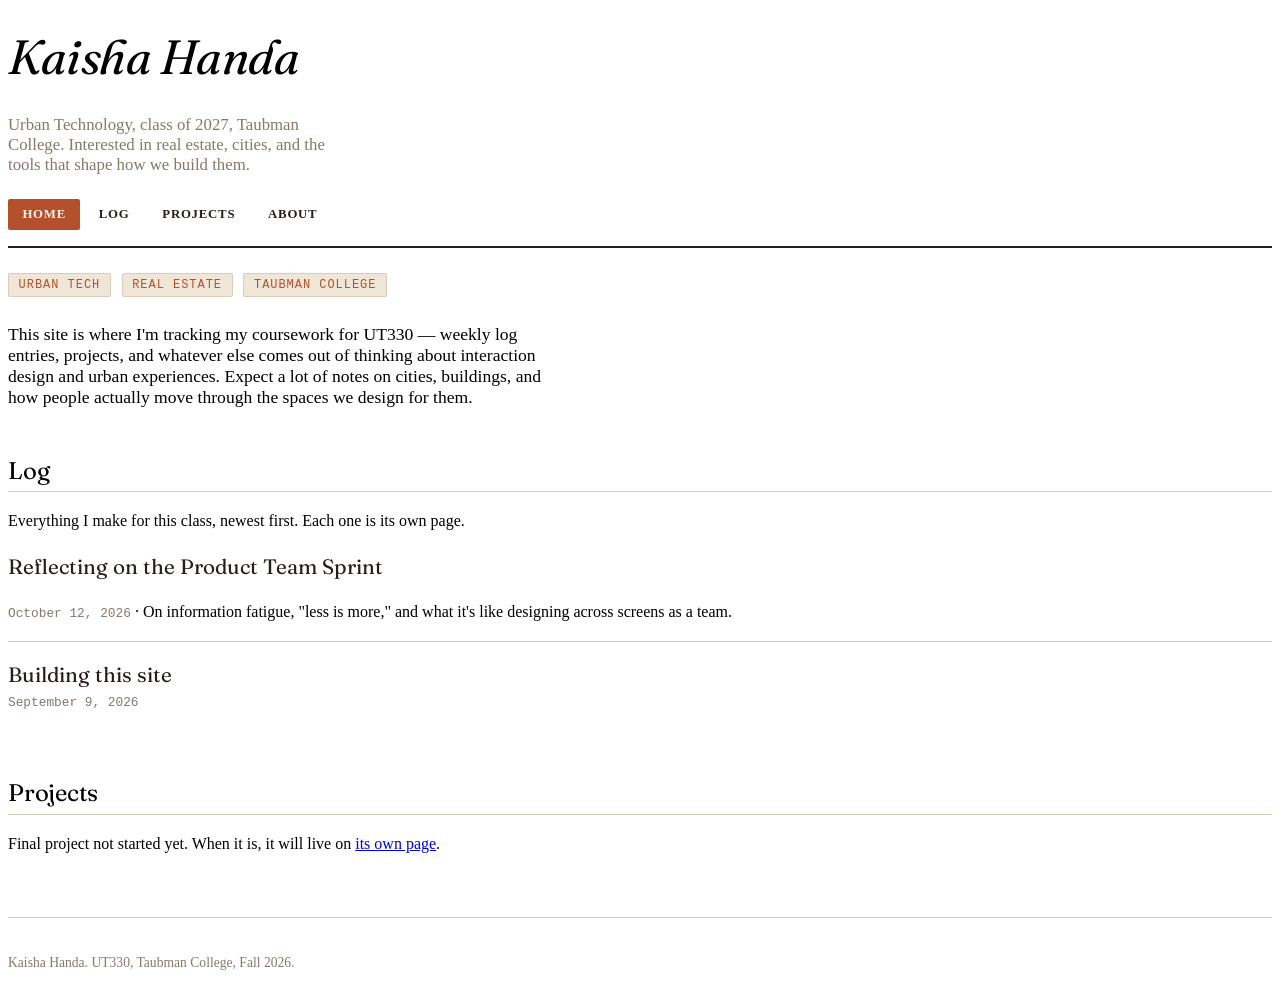
<file: index.html>
<!DOCTYPE html>
<html lang="en">
<head>
<meta charset="utf-8">
<meta name="viewport" content="width=device-width, initial-scale=1">
<title>Kaisha Handa — UT330</title>
<meta name="description" content="Coursework for UT330 Interaction Design and Urban Experiences, Taubman College, Fall 2026.">

<link rel="stylesheet" href="https://cdn.simplecss.org/simple.min.css">
<link rel="stylesheet" href="css/custom.css">
</head>

<body>

<header>
  <h1>Kaisha Handa</h1>
  <p>Urban Technology, class of 2027, Taubman College. Interested in real estate, cities, and the tools that shape how we build them.</p>
  <nav>
    <a href="index.html" aria-current="page">Home</a>
    <a href="entries/index.html">Log</a>
    <a href="project.html">Projects</a>
    <a href="about.html">About</a>
  </nav>
</header>

<main>

  <div class="intro">
    <span class="tag">Urban Tech</span>
    <span class="tag">Real Estate</span>
    <span class="tag">Taubman College</span>
    <p>This site is where I'm tracking my coursework for UT330 — weekly log entries,
    projects, and whatever else comes out of thinking about interaction design and
    urban experiences. Expect a lot of notes on cities, buildings, and how people
    actually move through the spaces we design for them.</p>
  </div>

  <h2>Log</h2>
  <p>Everything I make for this class, newest first. Each one is its own page.</p>

  <ul class="entry-list">
     <li>
  <a href="2026-10-07-product-team-sprint.html">Reflecting on the Product Team Sprint</a><br>
  <time datetime="2026-10-12">October 12, 2026</time> ·
  On information fatigue, "less is more," and what it's like designing across screens as a team.
    </li>
    <li>
      <a href="entries/2026-09-09-first-site.html">Building this site</a>
      <time datetime="2026-09-09">September 9, 2026</time>
    </li>
  </ul>

  <h2>Projects</h2>
  <p>
    Final project not started yet. When it is, it will live on
    <a href="project.html">its own page</a>.
  </p>

</main>

<footer>
  <p>Kaisha Handa. UT330, Taubman College, Fall 2026.</p>
</footer>

</body>
</html>
</file>
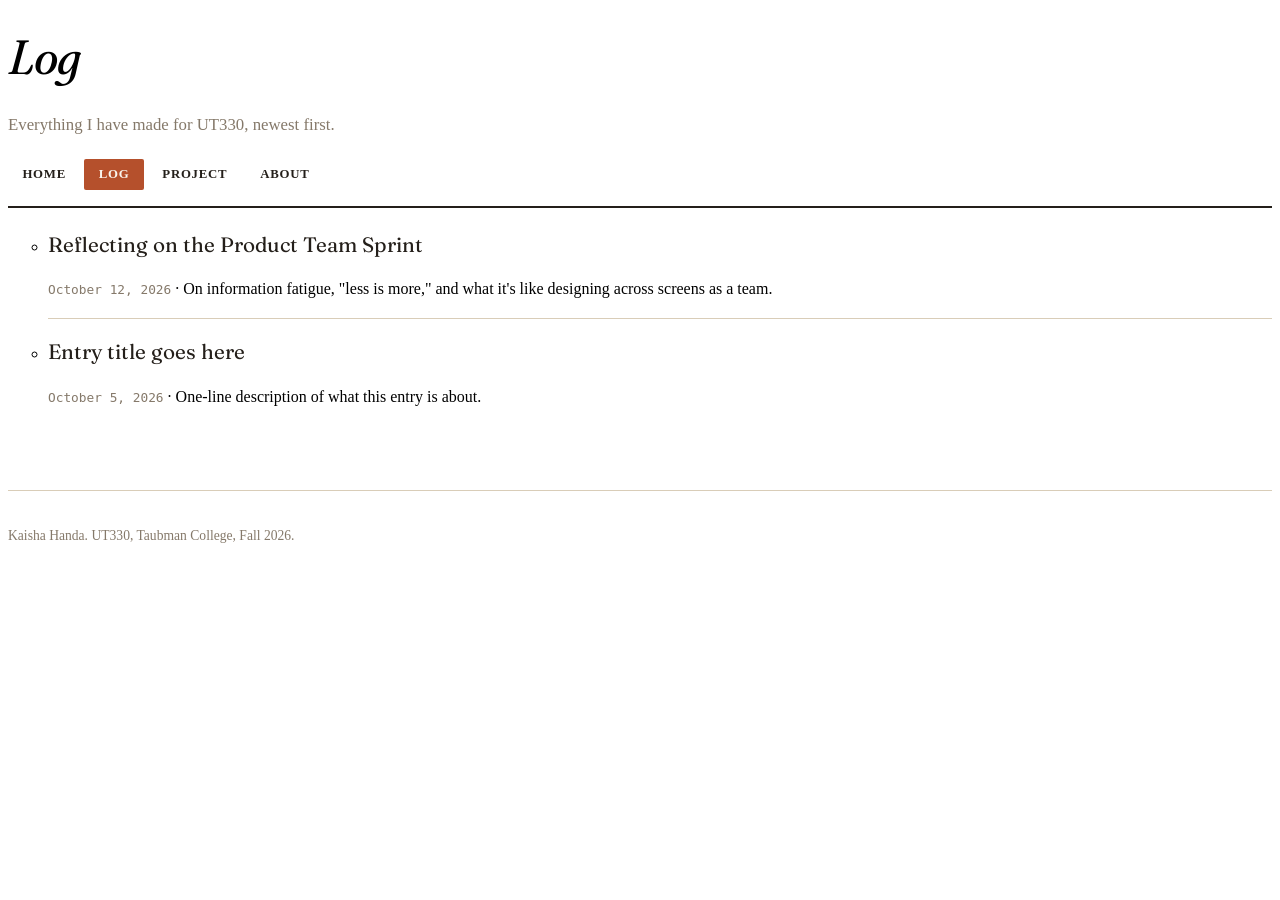
<file: entries/index.html>
<!DOCTYPE html>
<html lang="en">
<head>
<meta charset="utf-8">
<meta name="viewport" content="width=device-width, initial-scale=1">
<title>Log — Kaisha Handa</title>
<link rel="stylesheet" href="https://cdn.simplecss.org/simple.min.css">
<link rel="stylesheet" href="../css/custom.css">
</head>

<body>

<header>
  <h1>Log</h1>
  <p>Everything I have made for UT330, newest first.</p>
  <nav>
    <a href="../index.html">Home</a>
    <a href="index.html" aria-current="page">Log</a>
    <a href="../project.html">Project</a>
    <a href="../about.html">About</a>
  </nav>
</header>

<main>

  <!-- =====================================================
       ADDING A NEW ENTRY, every time:

       1. duplicate _TEMPLATE.html
       2. rename it  YYYY-MM-DD-short-title.html
       3. write it
       4. add a link to it at the TOP of the list below
       5. add a link on the home page too
       ===================================================== -->

  <ul class="entry-list">
  <ul>
    <li>
  <a href="entries/2026-10-07-product-team-sprint.html">Reflecting on the Product Team Sprint</a><br>
  <time datetime="2026-10-12">October 12, 2026</time> ·
  On information fatigue, "less is more," and what it's like designing across screens as a team.
    </li>

    <li>
      <a href="2026-10-05-entry-two.html">Entry title goes here</a><br>
      <time datetime="2026-10-05">October 5, 2026</time> ·
      One-line description of what this entry is about.
    </li>
  </ul>

</main>

<footer>
  <p>Kaisha Handa. UT330, Taubman College, Fall 2026.</p>
</footer>

</body>
</html>
</file>
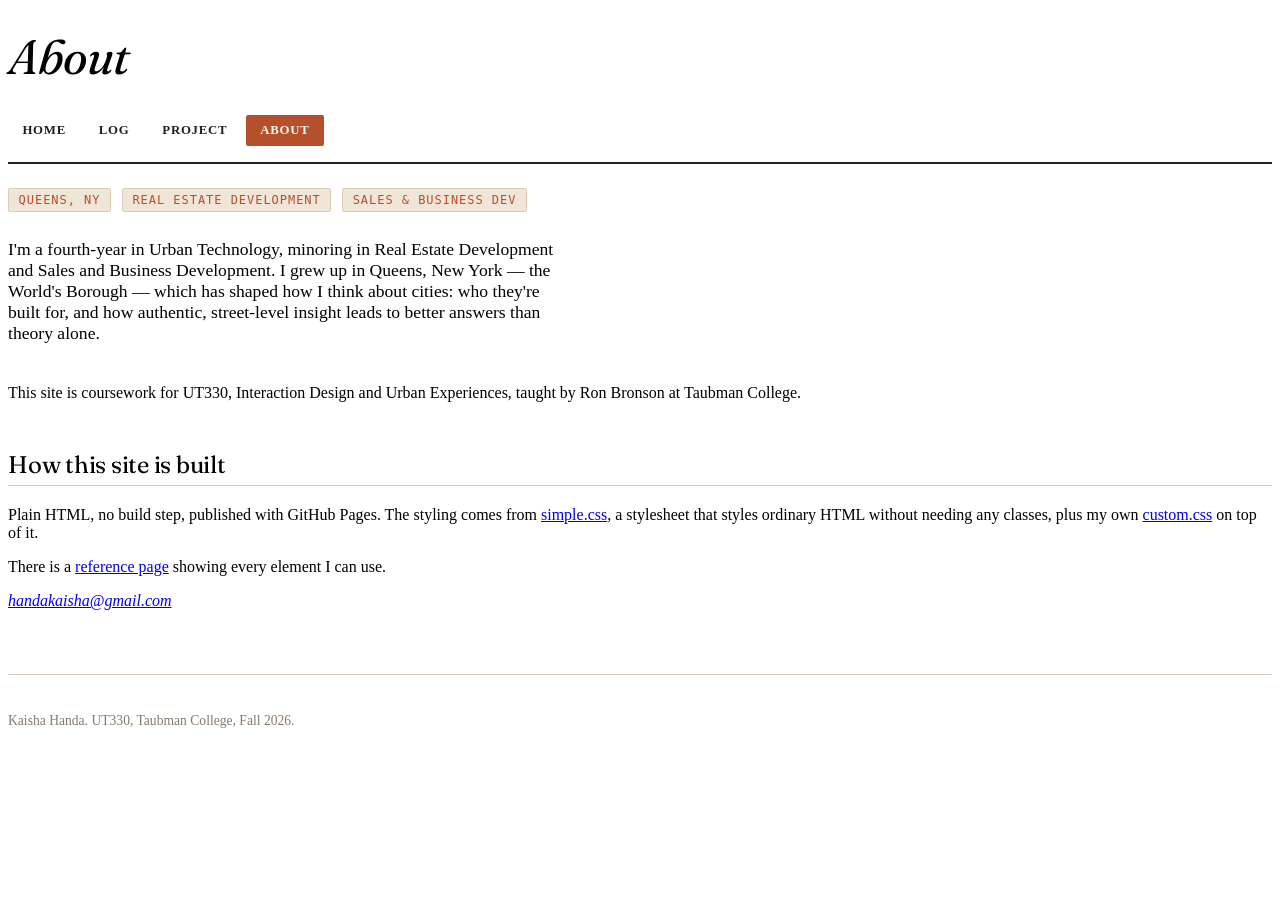
<file: about.html>
<!DOCTYPE html>
<html lang="en">
<head>
<meta charset="utf-8">
<meta name="viewport" content="width=device-width, initial-scale=1">
<title>About — Kaisha Handa</title>
<meta name="description" content="About Kaisha Handa and this site.">
<link rel="stylesheet" href="https://cdn.simplecss.org/simple.min.css">
<link rel="stylesheet" href="css/custom.css">
</head>

<body>

<header>
  <h1>About</h1>
  <nav>
    <a href="index.html">Home</a>
    <a href="entries/index.html">Log</a>
    <a href="project.html">Project</a>
    <a href="about.html" aria-current="page">About</a>
  </nav>
</header>

<main>

  <div class="intro">
    <span class="tag">Queens, NY</span>
    <span class="tag">Real Estate Development</span>
    <span class="tag">Sales &amp; Business Dev</span>
    <p>
      I'm a fourth-year in Urban Technology, minoring in Real Estate Development
      and Sales and Business Development. I grew up in Queens, New York — the
      World's Borough — which has shaped how I think about cities: who they're
      built for, and how authentic, street-level insight leads to better answers
      than theory alone.
    </p>
  </div>

  <p>
    This site is coursework for UT330, Interaction Design and Urban Experiences,
    taught by Ron Bronson at Taubman College.
  </p>

  <h2>How this site is built</h2>

  <p>
    Plain HTML, no build step, published with GitHub Pages. The styling comes
    from <a href="https://simplecss.org">simple.css</a>, a stylesheet that
    styles ordinary HTML without needing any classes, plus my own
    <a href="css/custom.css">custom.css</a> on top of it.
  </p>

  <p>
    There is a <a href="kitchen-sink.html">reference page</a> showing every
    element I can use.
  </p>

  <address>
    <a href="mailto:handakaisha@gmail.com">handakaisha@gmail.com</a>
  </address>

</main>

<footer>
  <p>Kaisha Handa. UT330, Taubman College, Fall 2026.</p>
</footer>

</body>
</html>
</file>
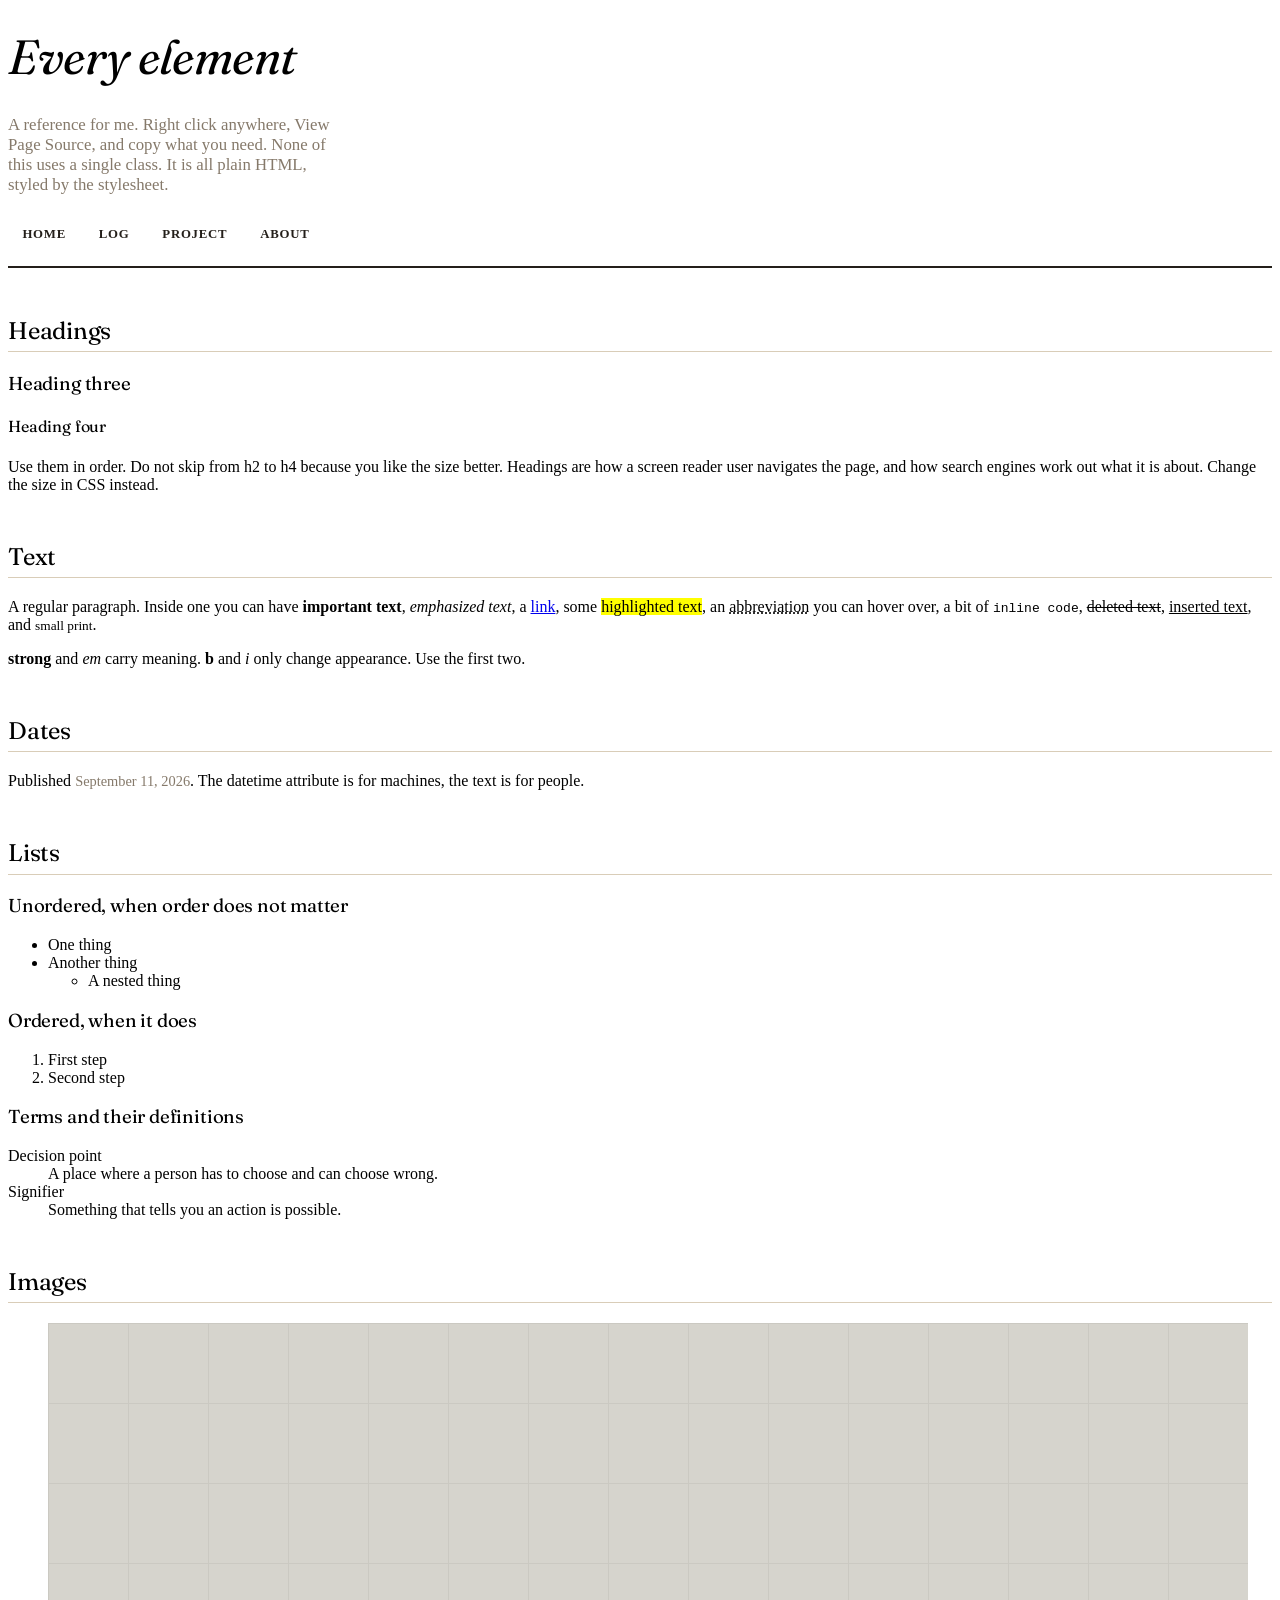
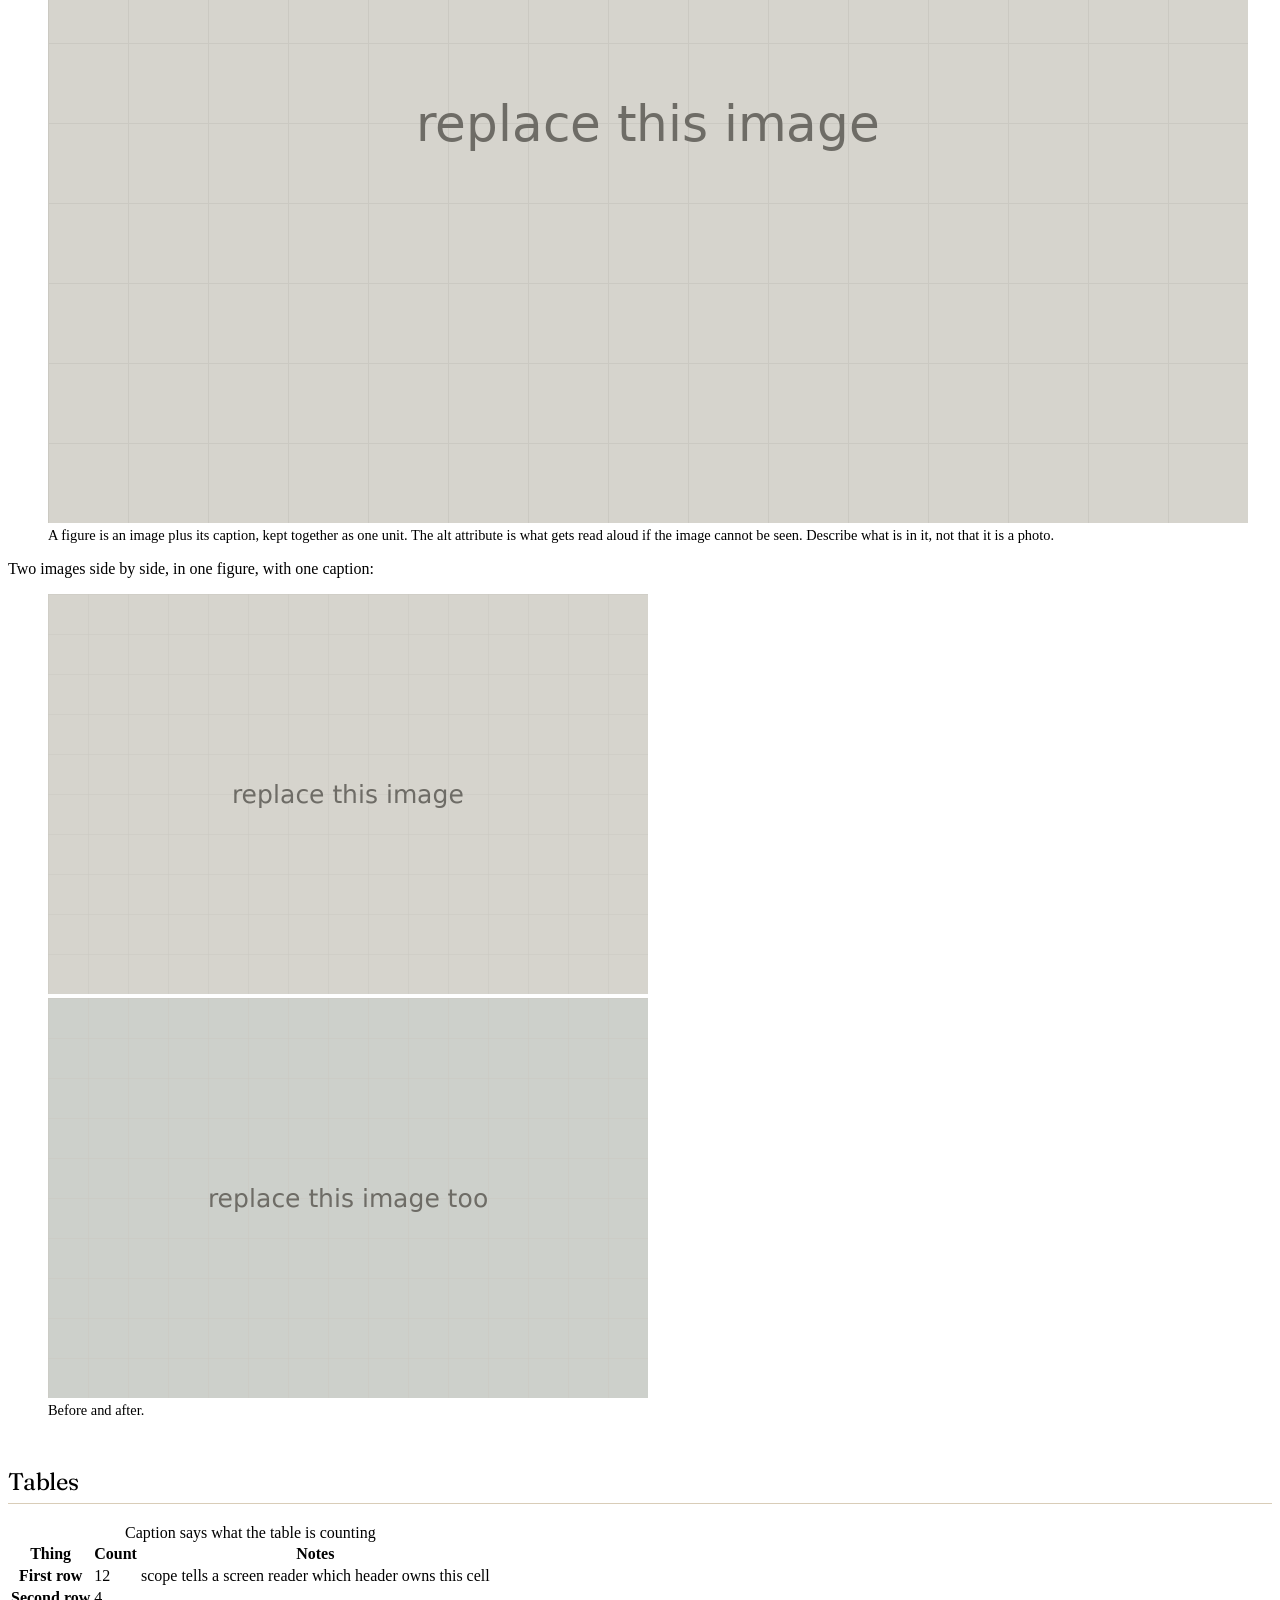
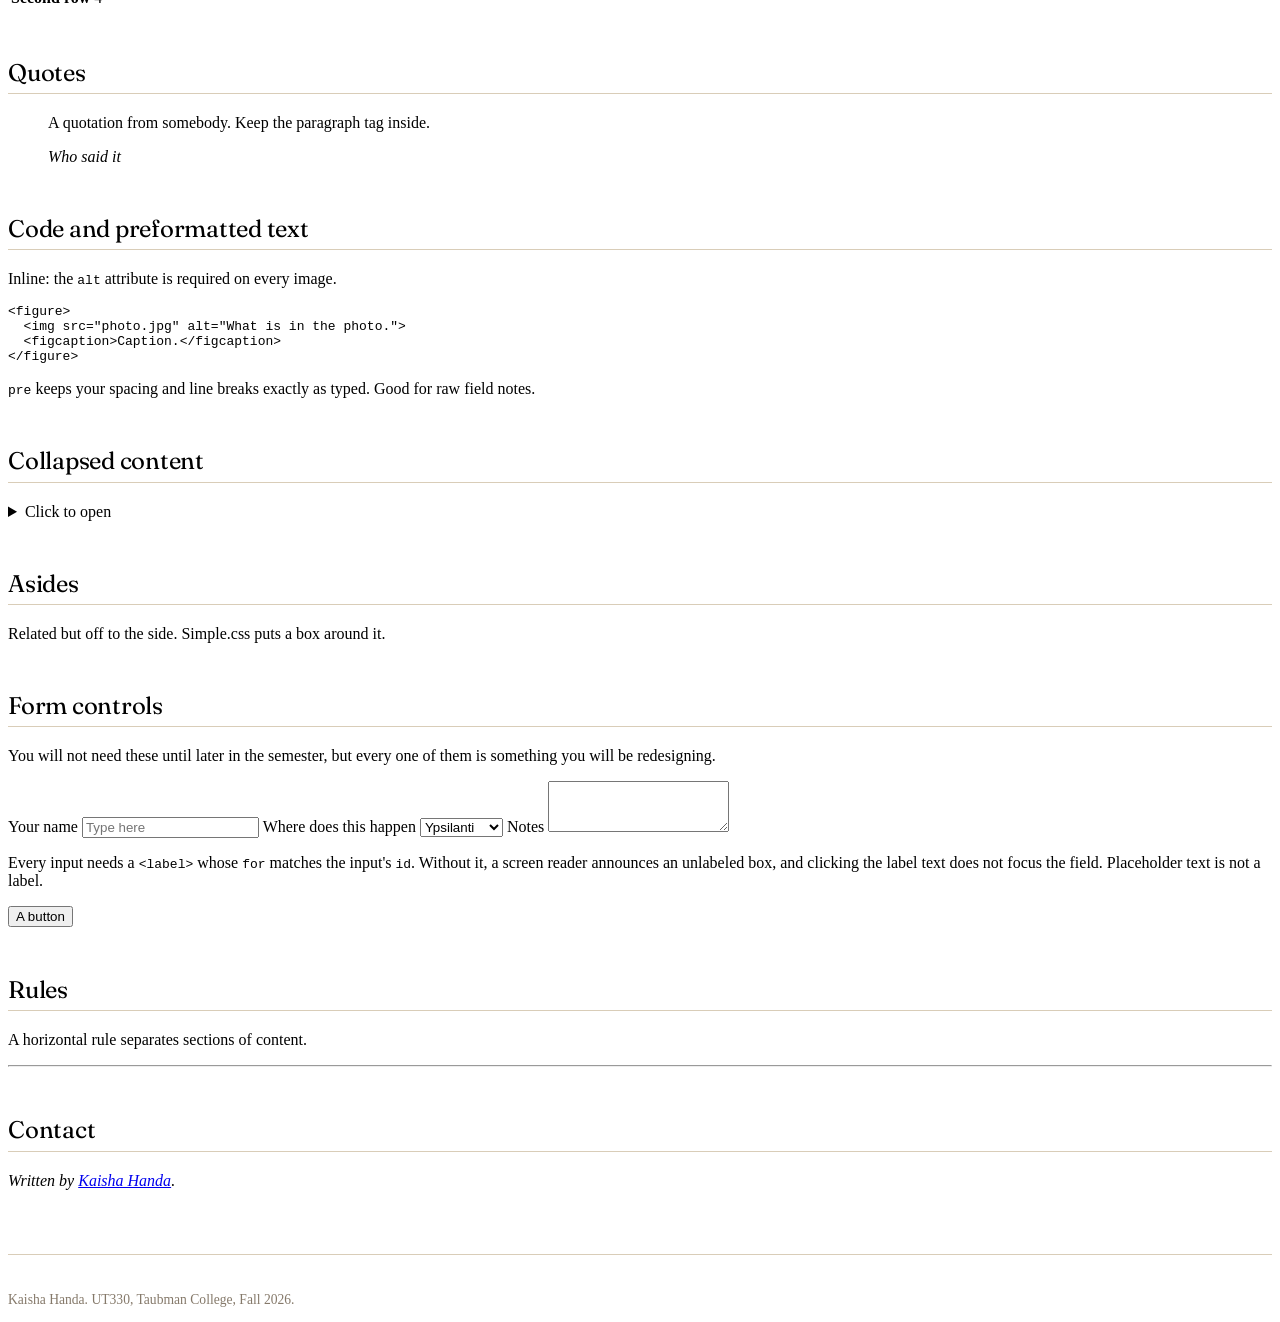
<file: kitchen-sink.html>
<!DOCTYPE html>
<html lang="en">
<head>
<meta charset="utf-8">
<meta name="viewport" content="width=device-width, initial-scale=1">
<title>Every element — Kaisha Handa</title>
<meta name="description" content="A reference page showing every HTML element this site can use.">
<link rel="stylesheet" href="https://cdn.simplecss.org/simple.min.css">
<link rel="stylesheet" href="css/custom.css">
</head>

<body>

<header>
  <h1>Every element</h1>
  <p>
    A reference for me. Right click anywhere, View Page Source, and copy what
    you need. None of this uses a single class. It is all plain HTML, styled by
    the stylesheet.
  </p>
  <nav>
    <a href="index.html">Home</a>
    <a href="entries/index.html">Log</a>
    <a href="project.html">Project</a>
    <a href="about.html">About</a>
  </nav>
</header>

<main>

<h2>Headings</h2>
<h3>Heading three</h3>
<h4>Heading four</h4>
<p>
  Use them in order. Do not skip from h2 to h4 because you like the size
  better. Headings are how a screen reader user navigates the page, and how
  search engines work out what it is about. Change the size in CSS instead.
</p>


<h2>Text</h2>
<p>
  A regular paragraph. Inside one you can have <strong>important text</strong>,
  <em>emphasized text</em>, a <a href="#">link</a>, some
  <mark>highlighted text</mark>, an <abbr title="Ypsilanti Community Utilities
  Authority">abbreviation</abbr> you can hover over, a bit of
  <code>inline code</code>, <del>deleted text</del>, <ins>inserted text</ins>,
  and <small>small print</small>.
</p>

<p>
  <strong>strong</strong> and <em>em</em> carry meaning. <b>b</b> and <i>i</i>
  only change appearance. Use the first two.
</p>


<h2>Dates</h2>
<p>
  Published <time datetime="2026-09-11">September 11, 2026</time>.
  The datetime attribute is for machines, the text is for people.
</p>


<h2>Lists</h2>

<h3>Unordered, when order does not matter</h3>
<ul>
  <li>One thing</li>
  <li>Another thing
    <ul>
      <li>A nested thing</li>
    </ul>
  </li>
</ul>

<h3>Ordered, when it does</h3>
<ol>
  <li>First step</li>
  <li>Second step</li>
</ol>

<h3>Terms and their definitions</h3>
<dl>
  <dt>Decision point</dt>
  <dd>A place where a person has to choose and can choose wrong.</dd>

  <dt>Signifier</dt>
  <dd>Something that tells you an action is possible.</dd>
</dl>


<h2>Images</h2>

<figure>
  <img src="images/placeholder.png"
       width="1200" height="800"
       alt="A gray placeholder rectangle.">
  <figcaption>
    A figure is an image plus its caption, kept together as one unit. The alt
    attribute is what gets read aloud if the image cannot be seen. Describe what
    is in it, not that it is a photo.
  </figcaption>
</figure>

<p>
  Two images side by side, in one figure, with one caption:
</p>

<figure>
  <img src="images/placeholder.png" width="600" height="400" alt="Before.">
  <img src="images/placeholder-2.png" width="600" height="400" alt="After.">
  <figcaption>Before and after.</figcaption>
</figure>


<h2>Tables</h2>

<table>
  <caption>Caption says what the table is counting</caption>
  <thead>
    <tr>
      <th scope="col">Thing</th>
      <th scope="col">Count</th>
      <th scope="col">Notes</th>
    </tr>
  </thead>
  <tbody>
    <tr>
      <th scope="row">First row</th>
      <td>12</td>
      <td>scope tells a screen reader which header owns this cell</td>
    </tr>
    <tr>
      <th scope="row">Second row</th>
      <td>4</td>
      <td></td>
    </tr>
  </tbody>
</table>


<h2>Quotes</h2>

<blockquote>
  <p>A quotation from somebody. Keep the paragraph tag inside.</p>
  <cite>Who said it</cite>
</blockquote>


<h2>Code and preformatted text</h2>

<p>Inline: the <code>alt</code> attribute is required on every image.</p>

<pre><code>&lt;figure&gt;
  &lt;img src="photo.jpg" alt="What is in the photo."&gt;
  &lt;figcaption&gt;Caption.&lt;/figcaption&gt;
&lt;/figure&gt;</code></pre>

<p>
  <code>pre</code> keeps your spacing and line breaks exactly as typed. Good for
  raw field notes.
</p>


<h2>Collapsed content</h2>

<details>
  <summary>Click to open</summary>
  <p>
    Hidden until someone asks for it. No JavaScript. Useful for long notes,
    transcripts, or anything that would otherwise bury the page.
  </p>
</details>


<h2>Asides</h2>

<aside>
  <p>Related but off to the side. Simple.css puts a box around it.</p>
</aside>


<h2>Form controls</h2>

<p>
  You will not need these until later in the semester, but every one of them is
  something you will be redesigning.
</p>

<label for="name">Your name</label>
<input type="text" id="name" name="name" placeholder="Type here">

<label for="where">Where does this happen</label>
<select id="where" name="where">
  <option>Ypsilanti</option>
  <option>Ann Arbor</option>
  <option>Detroit</option>
</select>

<label for="notes">Notes</label>
<textarea id="notes" name="notes" rows="3"></textarea>

<p>
  Every input needs a <code>&lt;label&gt;</code> whose <code>for</code> matches
  the input's <code>id</code>. Without it, a screen reader announces an unlabeled
  box, and clicking the label text does not focus the field. Placeholder text is
  not a label.
</p>

<button>A button</button>


<h2>Rules</h2>
<p>A horizontal rule separates sections of content.</p>
<hr>


<h2>Contact</h2>
<address>
  Written by <a href="mailto:handakaisha@gmail.com">Kaisha Handa</a>.
</address>

</main>

<footer>
  <p>Kaisha Handa. UT330, Taubman College, Fall 2026.</p>
</footer>

</body>
</html>
</file>
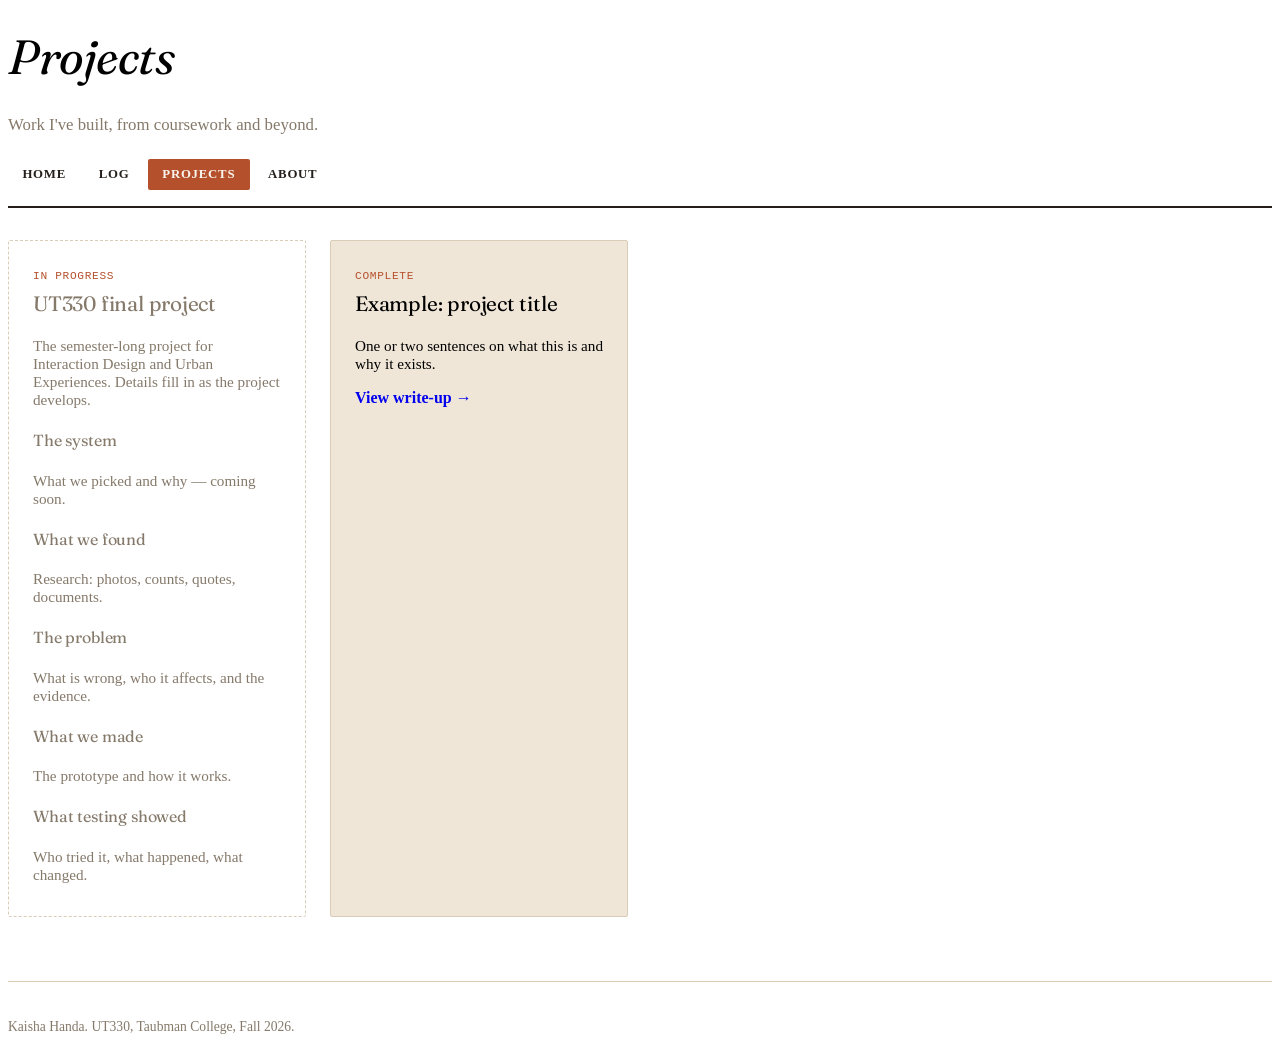
<file: project.html>
<!DOCTYPE html>
<html lang="en">
<head>
<meta charset="utf-8">
<meta name="viewport" content="width=device-width, initial-scale=1">
<title>Projects — Kaisha Handa</title>
<meta name="description" content="Projects for UT330 and beyond.">
<link rel="stylesheet" href="https://cdn.simplecss.org/simple.min.css">
<link rel="stylesheet" href="css/custom.css">
</head>

<body>

<header>
  <h1>Projects</h1>
  <p>Work I've built, from coursework and beyond.</p>
  <nav>
    <a href="index.html">Home</a>
    <a href="entries/index.html">Log</a>
    <a href="project.html" aria-current="page">Projects</a>
    <a href="about.html">About</a>
  </nav>
</header>

<main>

  <div class="project-grid">

    <article class="project-card upcoming">
      <span class="status">In progress</span>
      <h3>UT330 final project</h3>
      <p>The semester-long project for Interaction Design and Urban Experiences. Details fill in as the project develops.</p>

      <h4>The system</h4>
      <p>What we picked and why — coming soon.</p>

      <h4>What we found</h4>
      <p>Research: photos, counts, quotes, documents.</p>

      <h4>The problem</h4>
      <p>What is wrong, who it affects, and the evidence.</p>

      <h4>What we made</h4>
      <p>The prototype and how it works.</p>

      <h4>What testing showed</h4>
      <p>Who tried it, what happened, what changed.</p>
    </article>

    <!--
      Copy the block below for each additional project you've done,
      whether it's from this class, another class, or on your own.
      Delete this comment and the example card once you have real ones.
    -->

    <article class="project-card">
      <span class="status">Complete</span>
      <h3>Example: project title</h3>
      <p>One or two sentences on what this is and why it exists.</p>
      <a class="view-link" href="#">View write-up →</a>
    </article>

  </div>

</main>

<footer>
  <p>Kaisha Handa. UT330, Taubman College, Fall 2026.</p>
</footer>

</body>
</html>
</file>
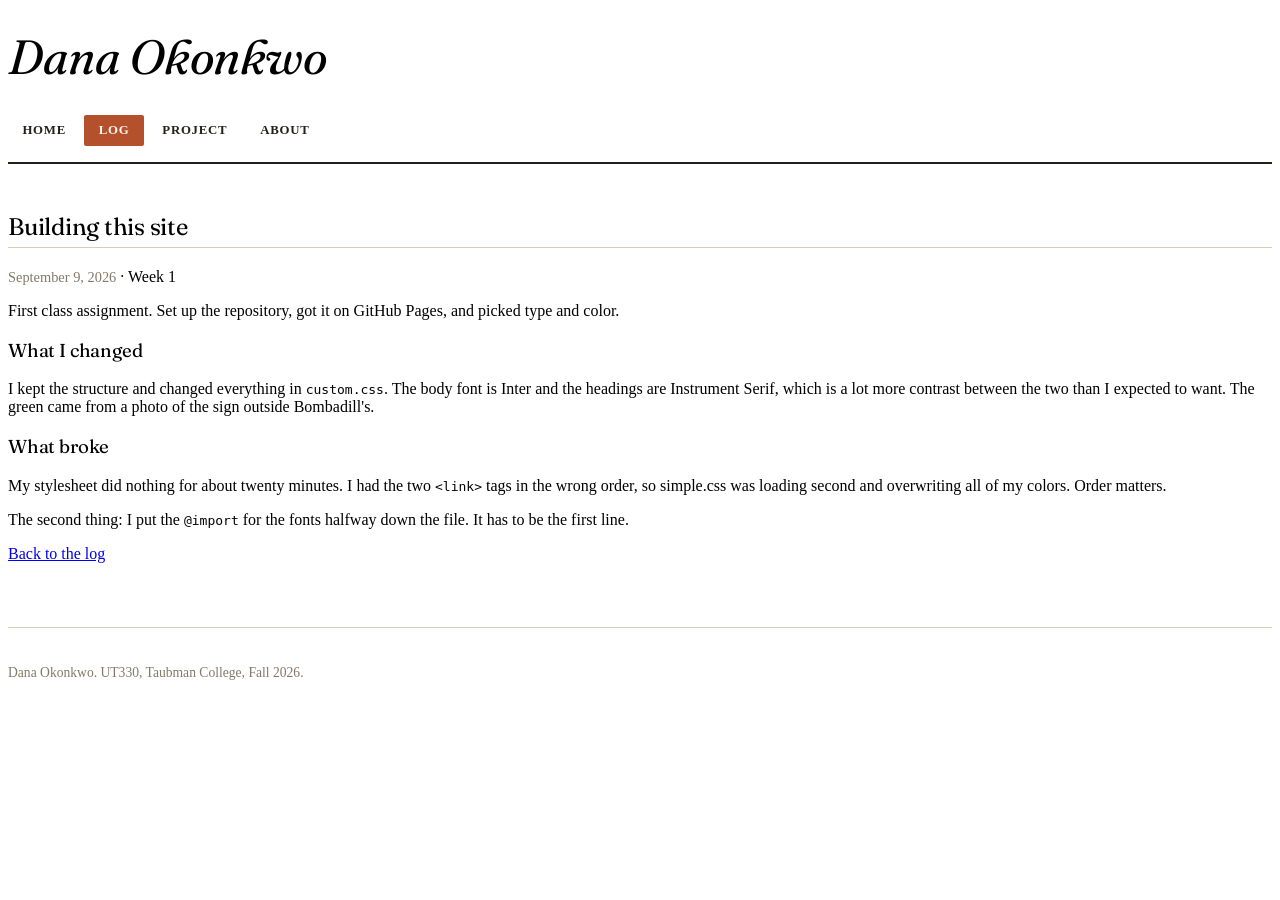
<file: entries/2026-09-09-first-site.html>
<!DOCTYPE html>
<html lang="en">
<head>
<meta charset="utf-8">
<meta name="viewport" content="width=device-width, initial-scale=1">
<title>Building this site — Dana Okonkwo</title>
<meta name="description" content="Notes on setting up the semester site.">
<link rel="stylesheet" href="https://cdn.simplecss.org/simple.min.css">
<link rel="stylesheet" href="../css/custom.css">
</head>

<body>

<header>
  <h1>Dana Okonkwo</h1>
  <nav>
    <a href="../index.html">Home</a>
    <a href="index.html" aria-current="page">Log</a>
    <a href="../project.html">Project</a>
    <a href="../about.html">About</a>
  </nav>
</header>

<main>

<article>

  <h2>Building this site</h2>
  <p><time datetime="2026-09-09">September 9, 2026</time> · Week 1</p>

  <p>
    First class assignment. Set up the repository, got it on GitHub Pages, and
    picked type and color.
  </p>

  <h3>What I changed</h3>

  <p>
    I kept the structure and changed everything in <code>custom.css</code>. The
    body font is Inter and the headings are Instrument Serif, which is a lot
    more contrast between the two than I expected to want. The green came from
    a photo of the sign outside Bombadill's.
  </p>

  <h3>What broke</h3>

  <p>
    My stylesheet did nothing for about twenty minutes. I had the two
    <code>&lt;link&gt;</code> tags in the wrong order, so simple.css was
    loading second and overwriting all of my colors. Order matters.
  </p>

  <p>
    The second thing: I put the <code>@import</code> for the fonts halfway down
    the file. It has to be the first line.
  </p>

  <p><a href="index.html">Back to the log</a></p>

</article>

</main>

<footer>
  <p>Dana Okonkwo. UT330, Taubman College, Fall 2026.</p>
</footer>

</body>
</html>
</file>
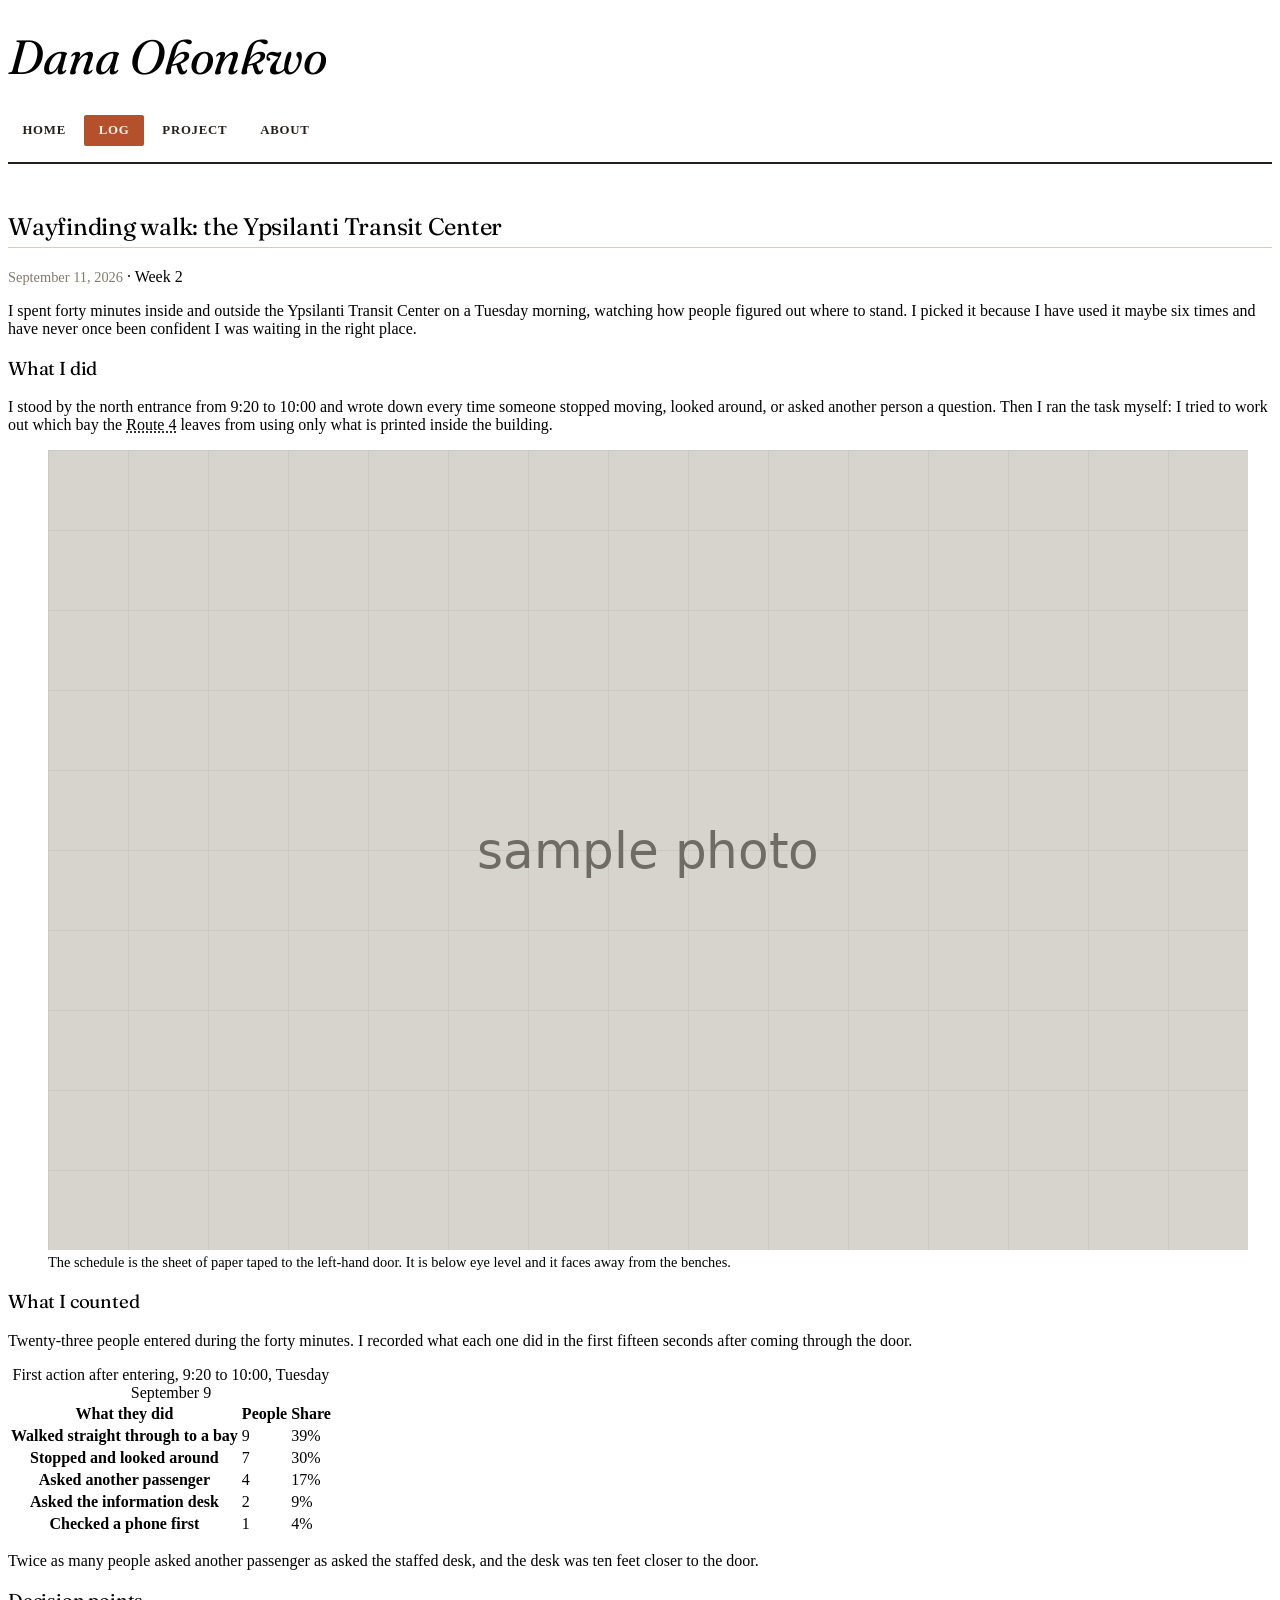
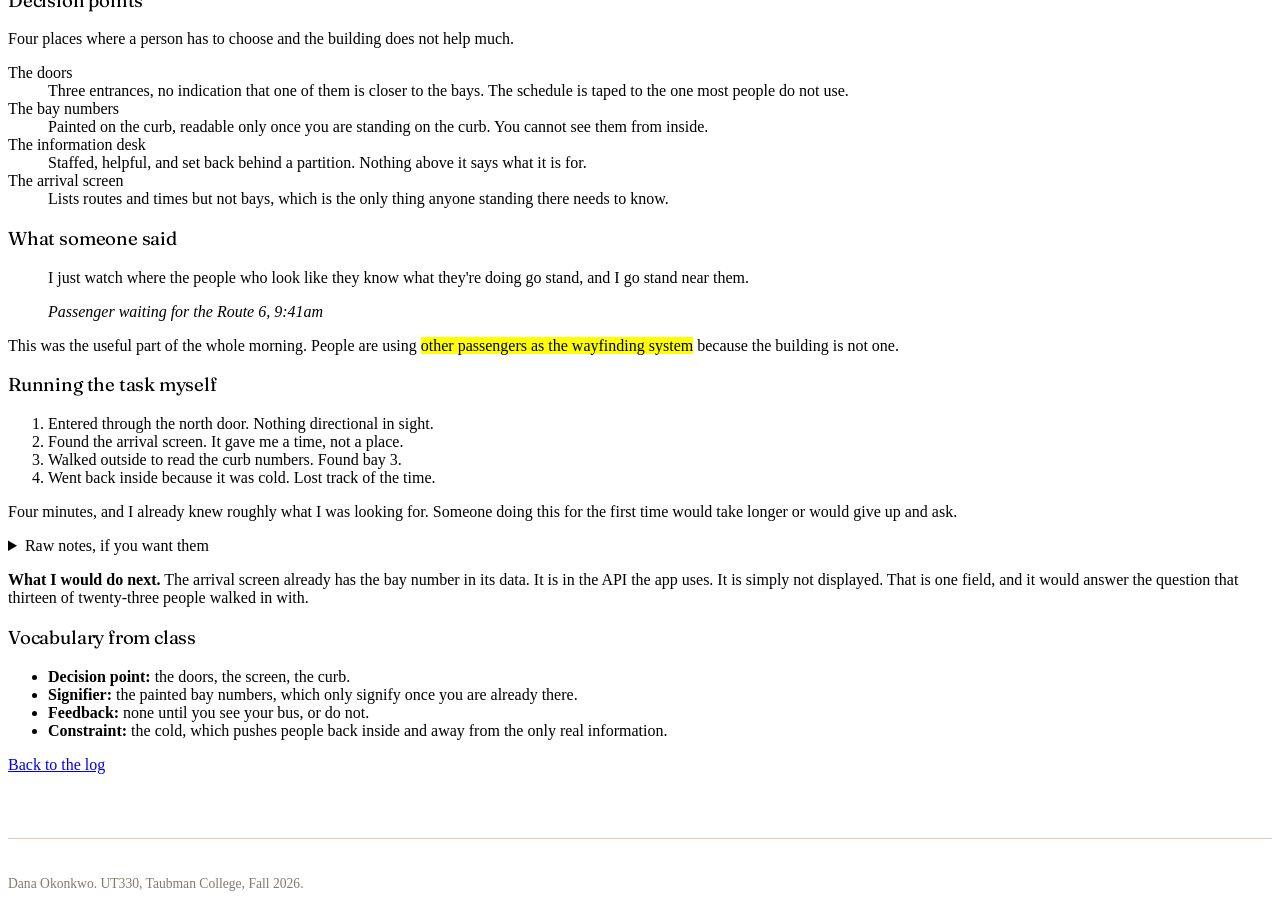
<file: entries/2026-09-11-wayfinding-walk.html>
<!DOCTYPE html>
<html lang="en">
<head>
<meta charset="utf-8">
<meta name="viewport" content="width=device-width, initial-scale=1">
<title>Wayfinding walk: the Ypsilanti Transit Center — Dana Okonkwo</title>
<meta name="description" content="Field notes from forty minutes of observation at the Ypsilanti Transit Center.">

<!-- Two dots at the start of a path means go up one folder.
     This file is inside /entries/, and css/ is outside it. -->
<link rel="stylesheet" href="https://cdn.simplecss.org/simple.min.css">
<link rel="stylesheet" href="../css/custom.css">
</head>

<body>

<header>
  <h1>Dana Okonkwo</h1>
  <nav>
    <a href="../index.html">Home</a>
    <a href="index.html" aria-current="page">Log</a>
    <a href="../project.html">Project</a>
    <a href="../about.html">About</a>
  </nav>
</header>

<main>

<article>

  <h2>Wayfinding walk: the Ypsilanti Transit Center</h2>
  <p><time datetime="2026-09-11">September 11, 2026</time> · Week 2</p>

  <p>
    I spent forty minutes inside and outside the Ypsilanti Transit Center on a
    Tuesday morning, watching how people figured out where to stand. I picked it
    because I have used it maybe six times and have never once been confident I
    was waiting in the right place.
  </p>


  <h3>What I did</h3>

  <p>
    I stood by the north entrance from 9:20 to 10:00 and wrote down every time
    someone stopped moving, looked around, or asked another person a question.
    Then I ran the task myself: I tried to work out which bay the
    <abbr title="Route 4, Ypsilanti to Ann Arbor via Washtenaw Avenue">Route 4</abbr>
    leaves from using only what is printed inside the building.
  </p>

  <figure>
    <img src="../images/transit-center-interior.png"
         width="1200" height="800"
         alt="The interior waiting area of the transit center. Rows of metal benches face a
              set of glass doors. A small printed schedule is taped to the left door at
              roughly waist height.">
    <figcaption>
      The schedule is the sheet of paper taped to the left-hand door. It is below
      eye level and it faces away from the benches.
    </figcaption>
  </figure>


  <h3>What I counted</h3>

  <p>
    Twenty-three people entered during the forty minutes. I recorded what each one
    did in the first fifteen seconds after coming through the door.
  </p>

  <table>
    <caption>First action after entering, 9:20 to 10:00, Tuesday September 9</caption>
    <thead>
      <tr>
        <th scope="col">What they did</th>
        <th scope="col">People</th>
        <th scope="col">Share</th>
      </tr>
    </thead>
    <tbody>
      <tr>
        <th scope="row">Walked straight through to a bay</th>
        <td>9</td>
        <td>39%</td>
      </tr>
      <tr>
        <th scope="row">Stopped and looked around</th>
        <td>7</td>
        <td>30%</td>
      </tr>
      <tr>
        <th scope="row">Asked another passenger</th>
        <td>4</td>
        <td>17%</td>
      </tr>
      <tr>
        <th scope="row">Asked the information desk</th>
        <td>2</td>
        <td>9%</td>
      </tr>
      <tr>
        <th scope="row">Checked a phone first</th>
        <td>1</td>
        <td>4%</td>
      </tr>
    </tbody>
  </table>

  <p>
    Twice as many people asked another passenger as asked the staffed desk, and
    the desk was ten feet closer to the door.
  </p>


  <h3>Decision points</h3>

  <p>Four places where a person has to choose and the building does not help much.</p>

  <dl>
    <dt>The doors</dt>
    <dd>
      Three entrances, no indication that one of them is closer to the bays. The
      schedule is taped to the one most people do not use.
    </dd>

    <dt>The bay numbers</dt>
    <dd>
      Painted on the curb, readable only once you are standing on the curb. You
      cannot see them from inside.
    </dd>

    <dt>The information desk</dt>
    <dd>
      Staffed, helpful, and set back behind a partition. Nothing above it says
      what it is for.
    </dd>

    <dt>The arrival screen</dt>
    <dd>
      Lists routes and times but not bays, which is the only thing anyone
      standing there needs to know.
    </dd>
  </dl>


  <h3>What someone said</h3>

  <blockquote>
    <p>
      I just watch where the people who look like they know what they're doing
      go stand, and I go stand near them.
    </p>
    <cite>Passenger waiting for the Route 6, 9:41am</cite>
  </blockquote>

  <p>
    This was the useful part of the whole morning. People are using
    <mark>other passengers as the wayfinding system</mark> because the building
    is not one.
  </p>


  <h3>Running the task myself</h3>

  <ol>
    <li>Entered through the north door. Nothing directional in sight.</li>
    <li>Found the arrival screen. It gave me a time, not a place.</li>
    <li>Walked outside to read the curb numbers. Found bay 3.</li>
    <li>Went back inside because it was cold. Lost track of the time.</li>
  </ol>

  <p>
    Four minutes, and I already knew roughly what I was looking for. Someone
    doing this for the first time would take longer or would give up and ask.
  </p>

  <details>
    <summary>Raw notes, if you want them</summary>
    <pre>
9:20  woman, backpack, straight through, no pause
9:22  two men, stop inside door, one points at paper schedule
9:24  older man asks desk. desk points outside. he goes.
9:26  student, phone out, walks to bay 3 without looking up
9:31  woman with stroller stops, turns 360, asks bench
9:33  nobody for a while
9:38  three people enter together, all stop
9:41  quote above
    </pre>
  </details>


  <aside>
    <p>
      <strong>What I would do next.</strong> The arrival screen already has the
      bay number in its data. It is in the API the app uses. It is simply not
      displayed. That is one field, and it would answer the question that
      thirteen of twenty-three people walked in with.
    </p>
  </aside>


  <h3>Vocabulary from class</h3>

  <ul>
    <li><strong>Decision point:</strong> the doors, the screen, the curb.</li>
    <li><strong>Signifier:</strong> the painted bay numbers, which only signify once you are already there.</li>
    <li><strong>Feedback:</strong> none until you see your bus, or do not.</li>
    <li><strong>Constraint:</strong> the cold, which pushes people back inside and away from the only real information.</li>
  </ul>

  <p><a href="index.html">Back to the log</a></p>

</article>

</main>

<footer>
  <p>Dana Okonkwo. UT330, Taubman College, Fall 2026.</p>
</footer>

</body>
</html>
</file>
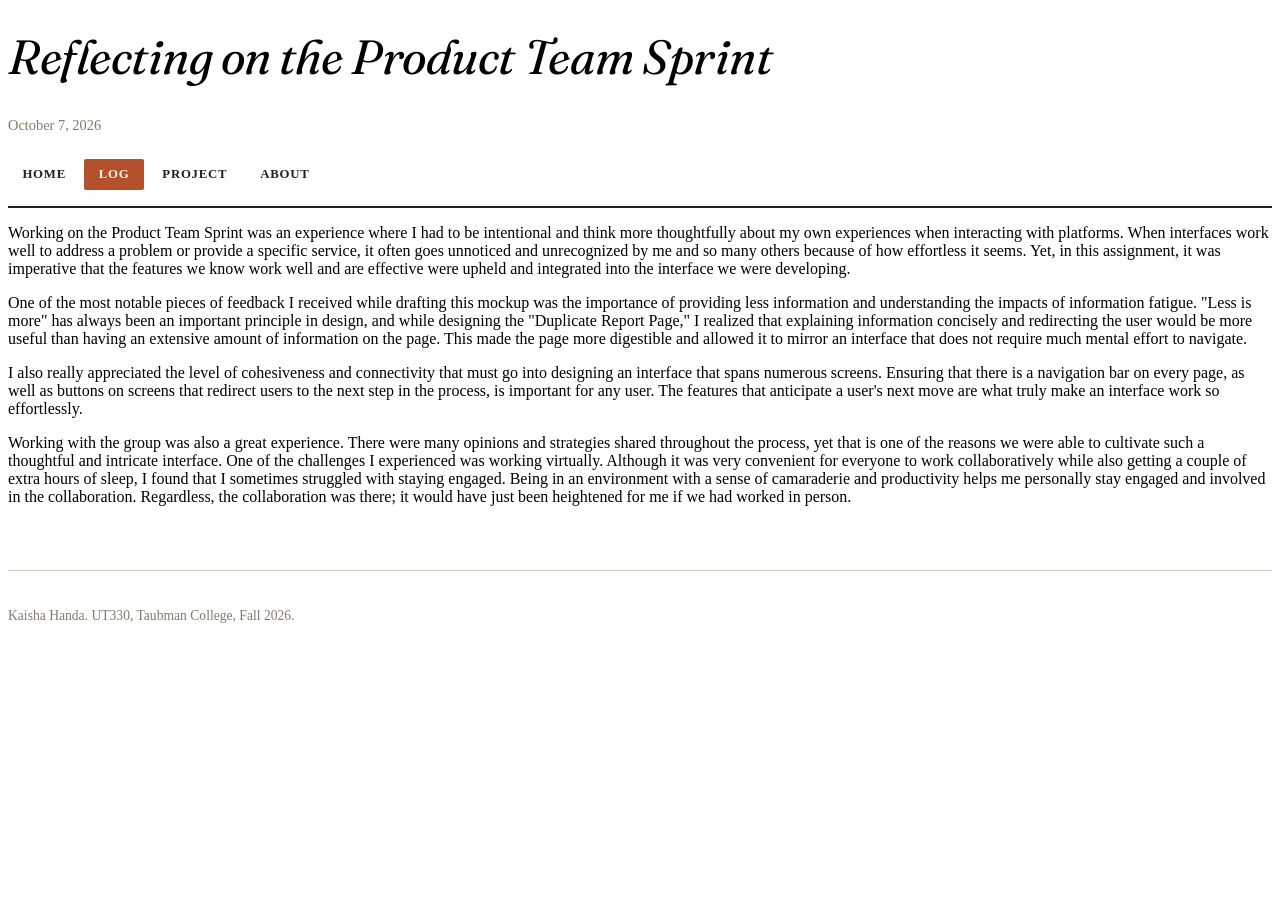
<file: entries/2026-10-07-product-team-sprint.html>
<!DOCTYPE html>
<html lang="en">
<head>
<meta charset="utf-8">
<meta name="viewport" content="width=device-width, initial-scale=1">
<title>Reflecting on the Product Team Sprint — Kaisha Handa</title>
<meta name="description" content="A reflection on working through the Product Team Sprint and designing with my team.">
<link rel="stylesheet" href="https://cdn.simplecss.org/simple.min.css">
<link rel="stylesheet" href="../css/custom.css">
</head>

<body>

<header>
  <h1>Reflecting on the Product Team Sprint</h1>
  <p><time datetime="2026-10-07">October 7, 2026</time></p>
  <nav>
    <a href="../index.html">Home</a>
    <a href="index.html" aria-current="page">Log</a>
    <a href="../project.html">Project</a>
    <a href="../about.html">About</a>
  </nav>
</header>

<main>

  <p>
    Working on the Product Team Sprint was an experience where I had to be
    intentional and think more thoughtfully about my own experiences when
    interacting with platforms. When interfaces work well to address a
    problem or provide a specific service, it often goes unnoticed and
    unrecognized by me and so many others because of how effortless it
    seems. Yet, in this assignment, it was imperative that the features we
    know work well and are effective were upheld and integrated into the
    interface we were developing.
  </p>

  <p>
    One of the most notable pieces of feedback I received while drafting
    this mockup was the importance of providing less information and
    understanding the impacts of information fatigue. "Less is more" has
    always been an important principle in design, and while designing the
    "Duplicate Report Page," I realized that explaining information
    concisely and redirecting the user would be more useful than having an
    extensive amount of information on the page. This made the page more
    digestible and allowed it to mirror an interface that does not require
    much mental effort to navigate.
  </p>

  <!-- Drop an image here if you want, e.g. a screenshot of the mockup:
  <figure>
    <img src="../images/duplicate-report-page.png" width="1200" height="800" alt="Mockup of the Duplicate Report Page showing simplified, redirected information.">
    <figcaption>The Duplicate Report Page mockup, simplified after feedback on information fatigue.</figcaption>
  </figure>
  -->

  <p>
    I also really appreciated the level of cohesiveness and connectivity
    that must go into designing an interface that spans numerous screens.
    Ensuring that there is a navigation bar on every page, as well as
    buttons on screens that redirect users to the next step in the process,
    is important for any user. The features that anticipate a user's next
    move are what truly make an interface work so effortlessly.
  </p>

  <p>
    Working with the group was also a great experience. There were many
    opinions and strategies shared throughout the process, yet that is one
    of the reasons we were able to cultivate such a thoughtful and intricate
    interface. One of the challenges I experienced was working virtually.
    Although it was very convenient for everyone to work collaboratively
    while also getting a couple of extra hours of sleep, I found that I
    sometimes struggled with staying engaged. Being in an environment with
    a sense of camaraderie and productivity helps me personally stay
    engaged and involved in the collaboration. Regardless, the
    collaboration was there; it would have just been heightened for me if
    we had worked in person.
  </p>

</main>

<footer>
  <p>Kaisha Handa. UT330, Taubman College, Fall 2026.</p>
</footer>

</body>
</html>
</file>
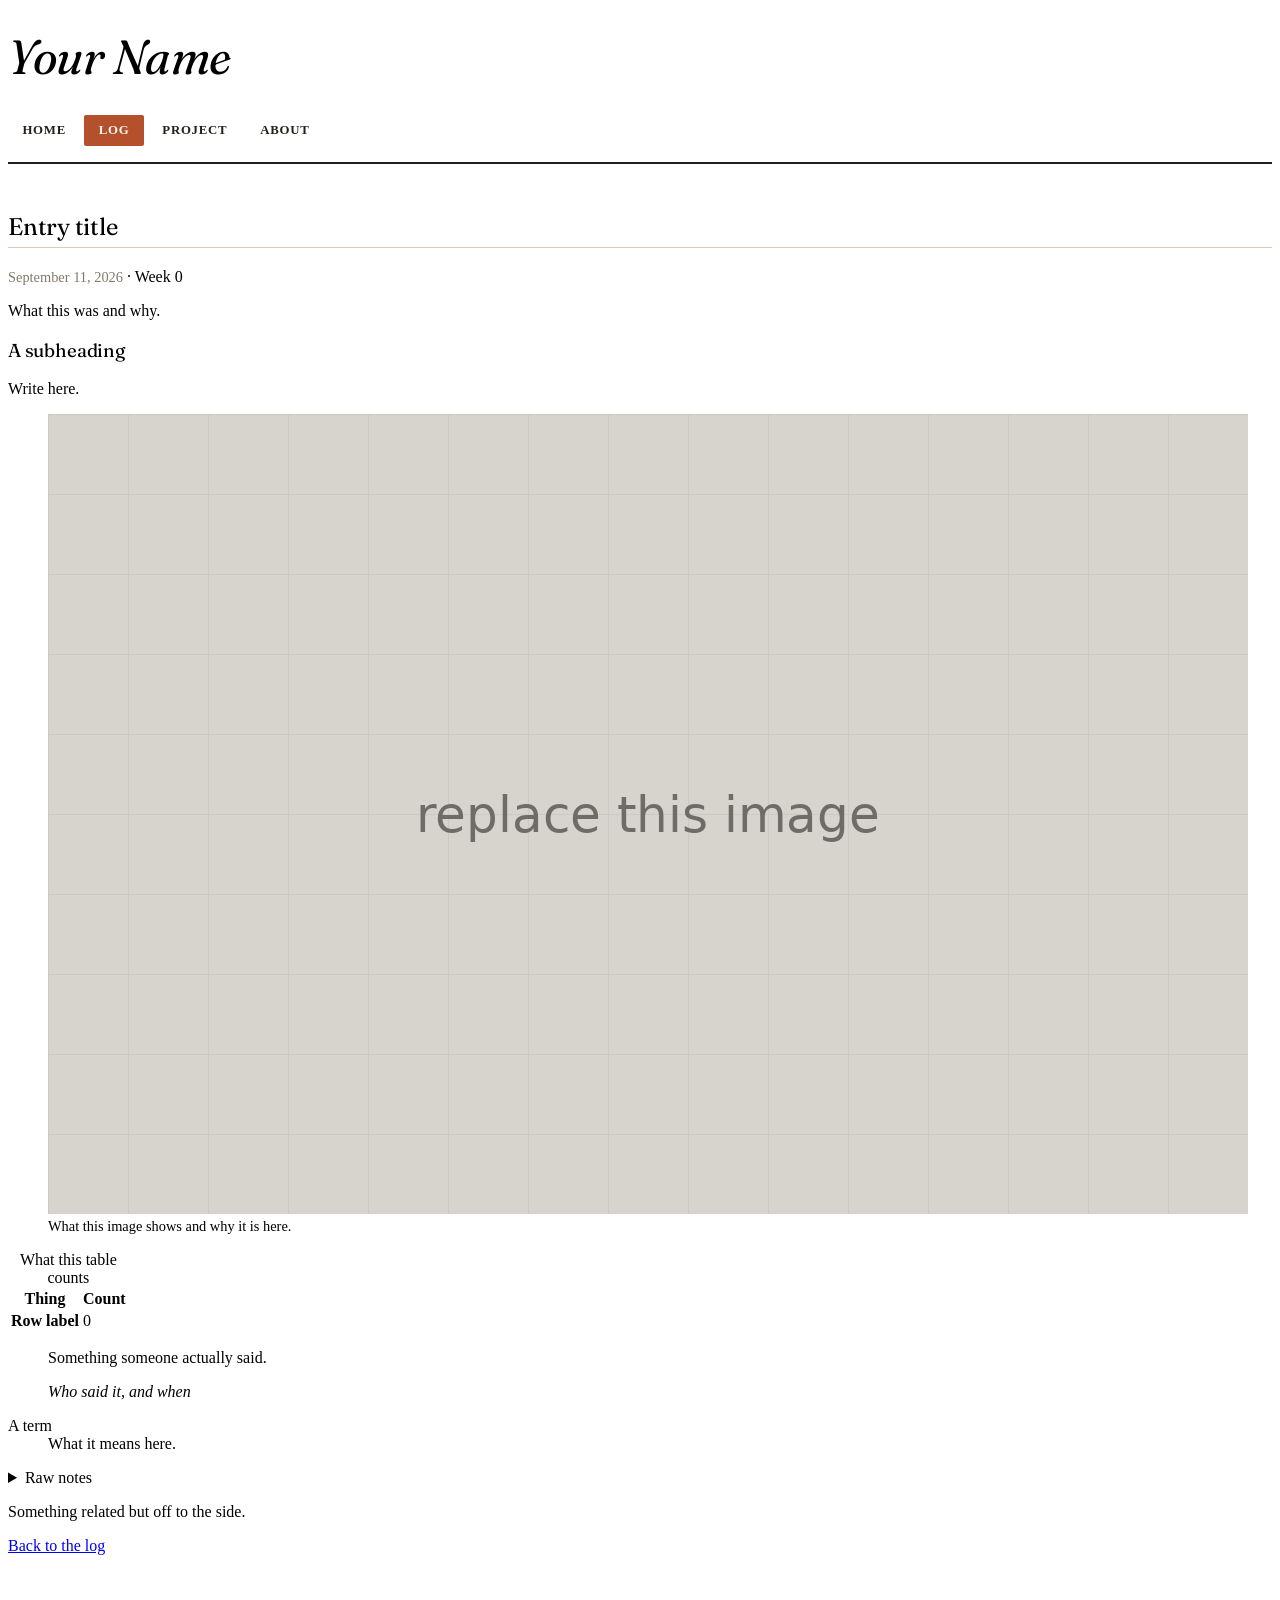
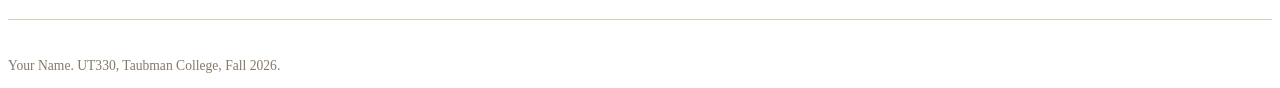
<file: entries/_TEMPLATE.html>
<!DOCTYPE html>
<html lang="en">
<head>
<meta charset="utf-8">
<meta name="viewport" content="width=device-width, initial-scale=1">

<!-- CHANGE: the title, it shows in the browser tab and in search results -->
<title>Entry title — Your Name</title>
<meta name="description" content="One sentence about this entry.">

<link rel="stylesheet" href="https://cdn.simplecss.org/simple.min.css">
<link rel="stylesheet" href="../css/custom.css">
</head>

<body>

<header>
  <h1>Your Name</h1>
  <nav>
    <a href="../index.html">Home</a>
    <a href="index.html" aria-current="page">Log</a>
    <a href="../project.html">Project</a>
    <a href="../about.html">About</a>
  </nav>
</header>

<main>

<article>

  <!-- CHANGE: title and date. The datetime attribute is machine readable,
       the text between the tags is what people see. Both need updating. -->
  <h2>Entry title</h2>
  <p><time datetime="2026-09-11">September 11, 2026</time> · Week 0</p>

  <p>What this was and why.</p>


  <h3>A subheading</h3>

  <p>Write here.</p>


  <!-- IMAGE. alt text describes the image for someone who cannot see it.
       Never leave it empty. width and height stop the page from jumping
       around while the image loads. -->
  <figure>
    <img src="../images/placeholder.png"
         width="1200" height="800"
         alt="Describe what is in this image.">
    <figcaption>What this image shows and why it is here.</figcaption>
  </figure>


  <!-- TABLE. caption says what the table is. scope tells a screen reader
       whether a header belongs to a column or a row. -->
  <table>
    <caption>What this table counts</caption>
    <thead>
      <tr>
        <th scope="col">Thing</th>
        <th scope="col">Count</th>
      </tr>
    </thead>
    <tbody>
      <tr>
        <th scope="row">Row label</th>
        <td>0</td>
      </tr>
    </tbody>
  </table>


  <!-- QUOTE -->
  <blockquote>
    <p>Something someone actually said.</p>
    <cite>Who said it, and when</cite>
  </blockquote>


  <!-- LIST OF TERMS -->
  <dl>
    <dt>A term</dt>
    <dd>What it means here.</dd>
  </dl>


  <!-- COLLAPSED BY DEFAULT. Good for raw notes nobody needs to read. -->
  <details>
    <summary>Raw notes</summary>
    <pre>
paste notes here, spacing is preserved
    </pre>
  </details>


  <!-- SIDE NOTE -->
  <aside>
    <p>Something related but off to the side.</p>
  </aside>


  <p><a href="index.html">Back to the log</a></p>

</article>

</main>

<footer>
  <p>Your Name. UT330, Taubman College, Fall 2026.</p>
</footer>

</body>
</html>
</file>
<file: css/custom.css>
/* ============================================================
   YOUR STYLES
   ============================================================ */

@import url('https://fonts.googleapis.com/css2?family=Fraunces:ital,opsz,wght@0,9..144,300..600;1,9..144,400..500&family=Work+Sans:wght@400;500;600&display=swap');

:root, ::backdrop {

  /* --- type --- */
  --sans-font: 'Work Sans', system-ui, sans-serif;
  --heading-font: 'Fraunces', Georgia, serif;
  --mono-font: ui-monospace, Menlo, Consolas, monospace;

  /* --- color --- */
  --bg:          #FAF6EF;   /* warm paper */
  --accent-bg:   #EFE6D8;   /* boxes, nav, quote backgrounds */
  --text:        #241F1A;
  --text-light:  #85796A;
  --border:      #D9CDB8;
  --accent:      #B5502C;   /* terracotta */
  --accent-hover:#8C3C21;
  --accent-text: var(--bg);
  --code:        #6B4226;
  --marked:      #F3D17A;

  --standard-border-radius: 2px;
}

h1, h2, h3, h4 {
  font-family: var(--heading-font);
  font-weight: 400;
  letter-spacing: -0.01em;
}

h1 { font-size: 3rem; line-height: 1.05; font-style: italic; }
h2 {
  font-size: 1.5rem;
  border-bottom: 1px solid var(--border);
  padding-bottom: 0.4rem;
  margin-top: 3rem;
}

time { color: var(--text-light); font-size: 0.9rem; }
figcaption { font-size: 0.9rem; }

header { text-align: left; padding-bottom: 1rem; border-bottom: 2px solid var(--text); }
header > p { color: var(--text-light); font-size: 1.05rem; max-width: 40ch; }

header > nav {
  margin-top: 1.5rem;
  display: flex;
  gap: 0.25rem;
}

header > nav a {
  text-decoration: none;
  text-transform: uppercase;
  font-size: 0.8rem;
  letter-spacing: 0.06em;
  font-weight: 600;
  color: var(--text);
  padding: 0.5rem 0.9rem;
  border-radius: var(--standard-border-radius);
}

header > nav a:hover,
header > nav a[aria-current="page"] {
  background: var(--accent);
  color: var(--accent-text);
}

/* ------------------------------------------------------------
   4. YOUR CSS
   ------------------------------------------------------------ */

/* Intro / bio block on the homepage */
.intro {
  max-width: 62ch;
  font-size: 1.1rem;
  margin: 1.5rem 0 2.5rem;
}

.intro .tag {
  display: inline-block;
  font-family: var(--mono-font);
  font-size: 0.75rem;
  text-transform: uppercase;
  letter-spacing: 0.08em;
  color: var(--accent);
  background: var(--accent-bg);
  border: 1px solid var(--border);
  padding: 0.25rem 0.6rem;
  border-radius: var(--standard-border-radius);
  margin-right: 0.4rem;
  margin-bottom: 0.6rem;
}

/* Log / work list as cards instead of plain <ul> */
.entry-list {
  list-style: none;
  padding: 0;
  margin-top: 1.5rem;
}

.entry-list li {
  border-bottom: 1px solid var(--border);
  padding: 1.25rem 0;
}

.entry-list li:first-child { padding-top: 0; }
.entry-list li:last-child { border-bottom: none; }

.entry-list a {
  font-family: var(--heading-font);
  font-size: 1.3rem;
  text-decoration: none;
  color: var(--text);
  display: block;
  margin-bottom: 0.35rem;
}

.entry-list a:hover { color: var(--accent); }

.entry-list time {
  font-family: var(--mono-font);
  font-size: 0.8rem;
}

footer {
  margin-top: 4rem;
  padding-top: 1.5rem;
  border-top: 1px solid var(--border);
  color: var(--text-light);
  font-size: 0.85rem;
}

/* Project cards */
.project-grid {
  display: grid;
  grid-template-columns: repeat(auto-fill, minmax(280px, 1fr));
  gap: 1.5rem;
  margin-top: 2rem;
}

.project-card {
  border: 1px solid var(--border);
  border-radius: var(--standard-border-radius);
  padding: 1.5rem;
  background: var(--accent-bg);
}

.project-card.upcoming {
  background: transparent;
  border-style: dashed;
  color: var(--text-light);
}

.project-card h3 {
  margin-top: 0;
  font-size: 1.3rem;
}

.project-card .status {
  display: inline-block;
  font-family: var(--mono-font);
  font-size: 0.7rem;
  text-transform: uppercase;
  letter-spacing: 0.06em;
  color: var(--accent);
  margin-bottom: 0.6rem;
}

.project-card p {
  margin: 0.5rem 0;
  font-size: 0.95rem;
}

.project-card a.view-link {
  display: inline-block;
  margin-top: 0.5rem;
  font-weight: 600;
  text-decoration: none;
}
</file>
